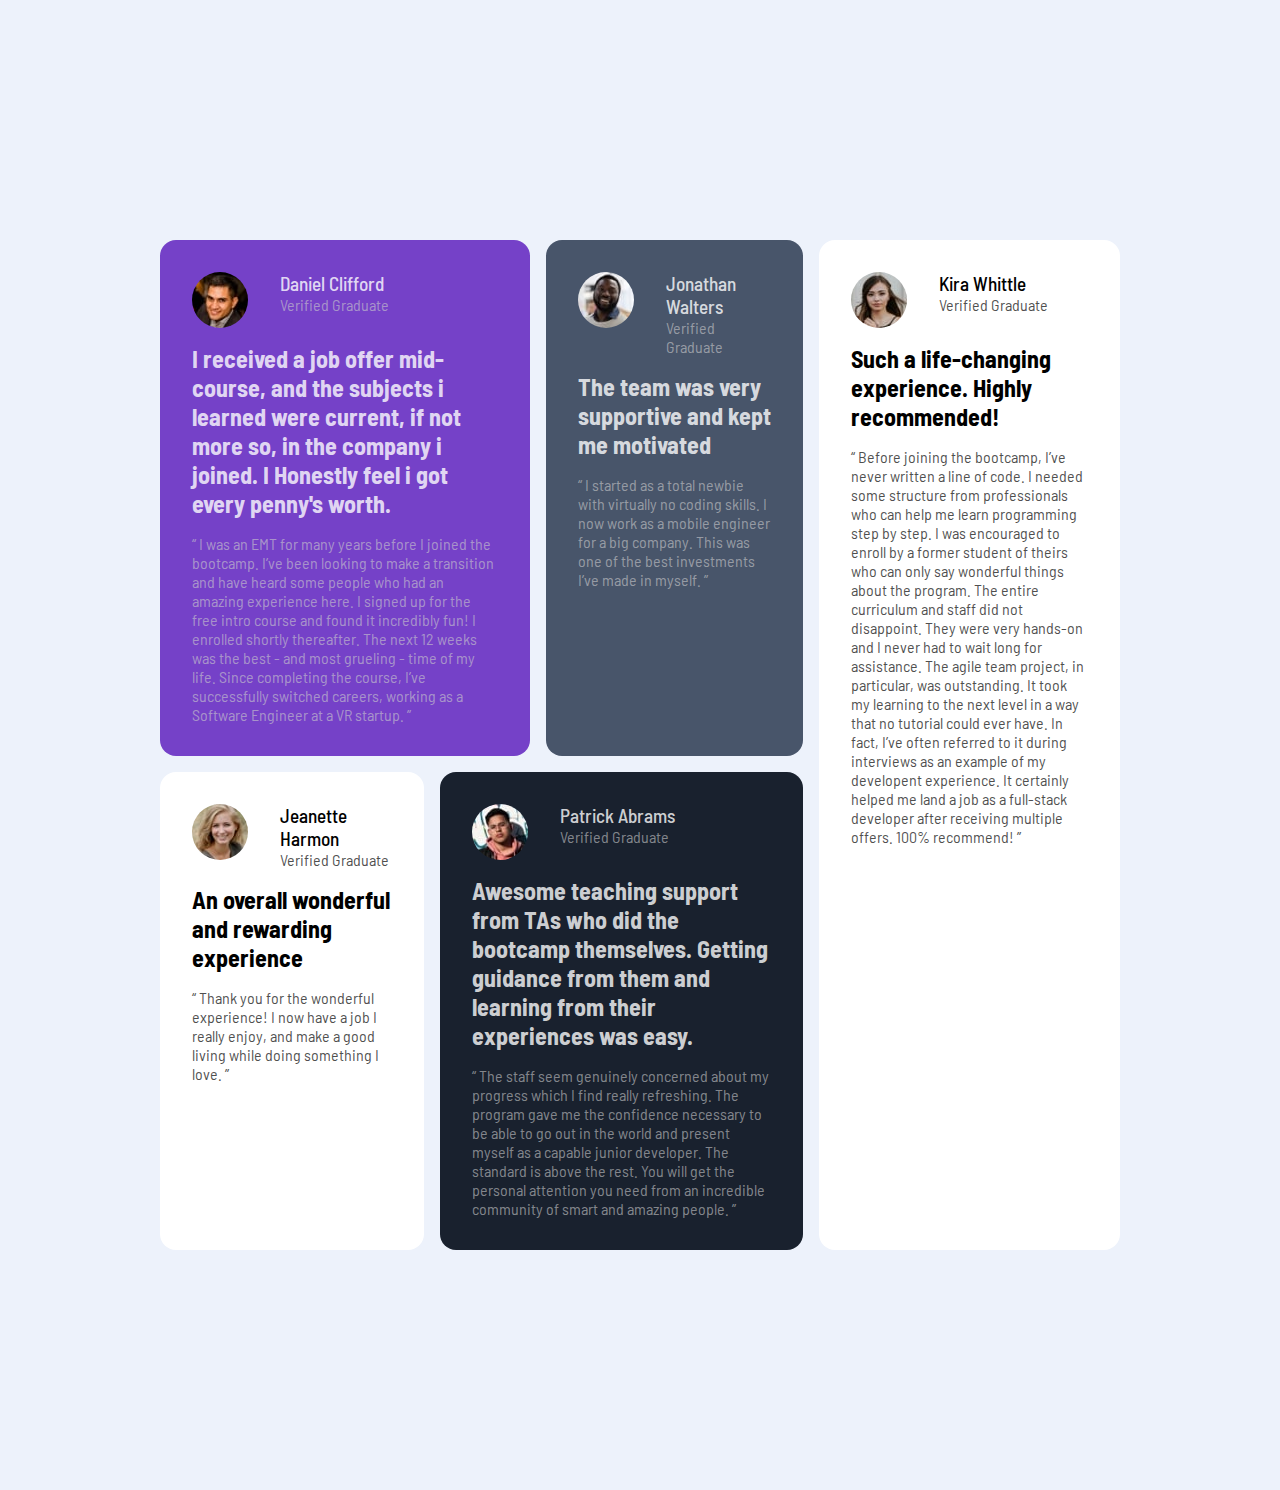
<file: index.html>
<!DOCTYPE html>

<html lang="en">
    <head>
        <meta charset="utf-8">
        <meta http-equiv="X-UA-Compatible" content="IE=edge">
        <title>Testimonials grid section</title>
        <meta name="description" content="">
        <meta name="viewport" content="width=device-width, initial-scale=1">
        <link rel="stylesheet" href="style.css">
        <link rel="preconnect" href="https://fonts.googleapis.com">
        <link rel="preconnect" href="https://fonts.gstatic.com" crossorigin>
        <link href="https://fonts.googleapis.com/css2?family=Barlow+Semi+Condensed:wght@100;200;300;400;500;600;700;800;900&family=Fraunces:opsz,wght@9..144,500&family=Hanken+Grotesk:wght@500;700;800&family=League+Spartan:wght@100;200;300;400;500;600;700;800;900&family=Montserrat:wght@100;200;300;400;500;600;700;800;900&family=Poppins:wght@100;200;300;400;500;600;700;800;900&family=Roboto:wght@500&family=Style+Script&family=Ubuntu:wght@300;400;500;700&display=swap" rel="stylesheet">
    </head>
    <body>
        <main>
            <div class="comment1">
                <div class="profile">
                    <img src="images/image-daniel.jpg" alt="daniel clifford">
                    <div class="info">
                        <h1>Daniel Clifford</h1>
                        <p>Verified Graduate</p>
                    </div>
                    
                </div>
                <h2>I received a job offer mid-course, and the subjects i learned
                    were current, if not more so, in the company i joined. I
                    Honestly feel i got every penny's worth.
                </h2>
                <p>“ I was an EMT for many years before I joined the bootcamp. I’ve been looking to make a 
                    transition and have heard some people who had an amazing experience here. I signed up 
                    for the free intro course and found it incredibly fun! I enrolled shortly thereafter. 
                    The next 12 weeks was the best - and most grueling - time of my life. Since completing 
                    the course, I’ve successfully switched careers, working as a Software Engineer at a VR startup. ”
                </p>
            </div>
            <div class="comment2">
                <div class="profile">
                    <img src="images/image-jonathan.jpg" alt="jonathan walters">
                    <div class="info">
                        <h1>Jonathan Walters</h1>
                        <p>Verified Graduate</p>
                    </div>
                    
                </div>
                <h2>The team was very supportive and kept me motivated</h2>

                <p>“ I started as a total newbie with virtually no coding skills. I now work as a mobile engineer 
                     for a big company. This was one of the best investments I’ve made in myself. ”
                </p>

            </div>
            <div class="comment3">
                <div class="profile">
                    <img src="images/image-jeanette.jpg" alt="jeanette harmon">
                    <div class="info">
                        <h1>Jeanette Harmon</h1>
                        <p>Verified Graduate</p>
                    </div>
                    
                </div>
                <h2> An overall wonderful and rewarding experience</h2>

                <p>“ Thank you for the wonderful experience! I now have a job I really enjoy, and make a good living 
                     while doing something I love. ”
                </p>
            </div>
            <div class="comment4">
                <div class="profile">
                    <img src="images/image-patrick.jpg" alt="patrick abrams">
                    <div class="info">
                        <h1>Patrick Abrams</h1>
                        <p>Verified Graduate</p>
                    </div>
                    
                </div>
                <h2>Awesome teaching support from TAs who did the bootcamp themselves. Getting guidance from them and 
                    learning from their experiences was easy.</h2>

                <p>“ The staff seem genuinely concerned about my progress which I find really refreshing. The program 
                     gave me the confidence necessary to be able to go out in the world and present myself as a capable 
                     junior developer. The standard is above the rest. You will get the personal attention you need from 
                     an incredible community of smart and amazing people. ”
                </p>
            </div>
            <div class="comment5">
                <div class="profile">
                    <img src="images/image-kira.jpg" alt="kira whittle">
                    <div class="info">
                        <h1>Kira Whittle</h1>
                        <p>Verified Graduate</p>
                    </div>
                    
                </div>
                <h2>Such a life-changing experience. Highly recommended!</h2>

                <p>“ Before joining the bootcamp, I’ve never written a line of code. I needed some structure from 
                    professionals who can help me learn programming step by step. I was encouraged to enroll by a former 
                    student of theirs who can only say wonderful things about the program. The entire curriculum and staff 
                    did not disappoint. They were very hands-on and I never had to wait long for assistance. The agile team 
                    project, in particular, was outstanding. It took my learning to the next level in a way that no tutorial 
                    could ever have. In fact, I’ve often referred to it during interviews as an example of my developent 
                    experience. It certainly helped me land a job as a full-stack developer after receiving multiple offers. 
                    100% recommend! ”
                </p>
            </div>
            
        </main>
       
    </body>
</html>
</file>
<file: style.css>
*{
    margin: 0;
    padding: 0;
    scroll-behavior: smooth;
    box-sizing: border-box;
    font-family: Barlow Semi Condensed;
}
body{
    min-height: 100vh;
    display: flex;
    justify-content: center;
    align-items: center;
    padding: 15rem 10rem;
    background-color: #edf2fb;
}
main{
    display: grid;
    grid-template-areas: 
    "one one two five"
    "three four four five";
    gap: 1rem;
    background-color: #edf2fb;
}
.comment1,
.comment2,
.comment3,
.comment4,
.comment5{
    border-radius: 1rem;
    padding: 2rem;
    box-shadow: 2.5rem, 3.75rem, 3rem rgba(0, 0, 0, 0.1);
}
.comment1 {
    grid-area: one;
    background-color: hsl(263, 55%, 52%);
    color: rgb(255, 255, 255, 0.8);
}
.comment2{
    grid-area: two;
    background-color: hsl(217, 19%, 35%);
    color: rgb(255, 255, 255, 0.8);
}
.comment3{
    grid-area: three;
    background-color: hsl(0, 0%, 100%);
}
.comment4 {
    grid-area: four; 
    background-color: hsl(219, 29%, 14%);
    color: rgb(255, 255, 255, 0.8);
}
.comment5 {
    grid-area: five;  
    background-color: hsl(0, 0%, 100%);
}
.profile{
    display: flex;
    gap: 2rem;
    margin-bottom: 1rem;
}
.profile img {
    max-width: 100%;
    height: 56px; 
    border-radius: 50%;
}
.profile h1{
    font-size: 1.2rem;
    font-weight: 500;
}
h2{
    margin-bottom: 1rem;
    font-weight: 700;
}
p{
    color: rgba(204, 204, 204, 0.6)
}
.comment3 p{
   color: rgb(0, 0, 0, 0.7);
}
.comment5 p{
    color: rgb(0, 0, 0, 0.7);
}

@media (max-width:930px) {
    body{
        padding: 5rem 2rem;
    }
    main{
        grid-template-areas: 
        "one one"
        "two five"
        "three five"
        "four four";
    }
}

@media (max-width:600px){
    body{
        padding: 0 1rem;
    }
    main{
        grid-template-areas: 
        "one"
        "two"
        "three"
        "four"
        "five";
    }
    
}
</file>
